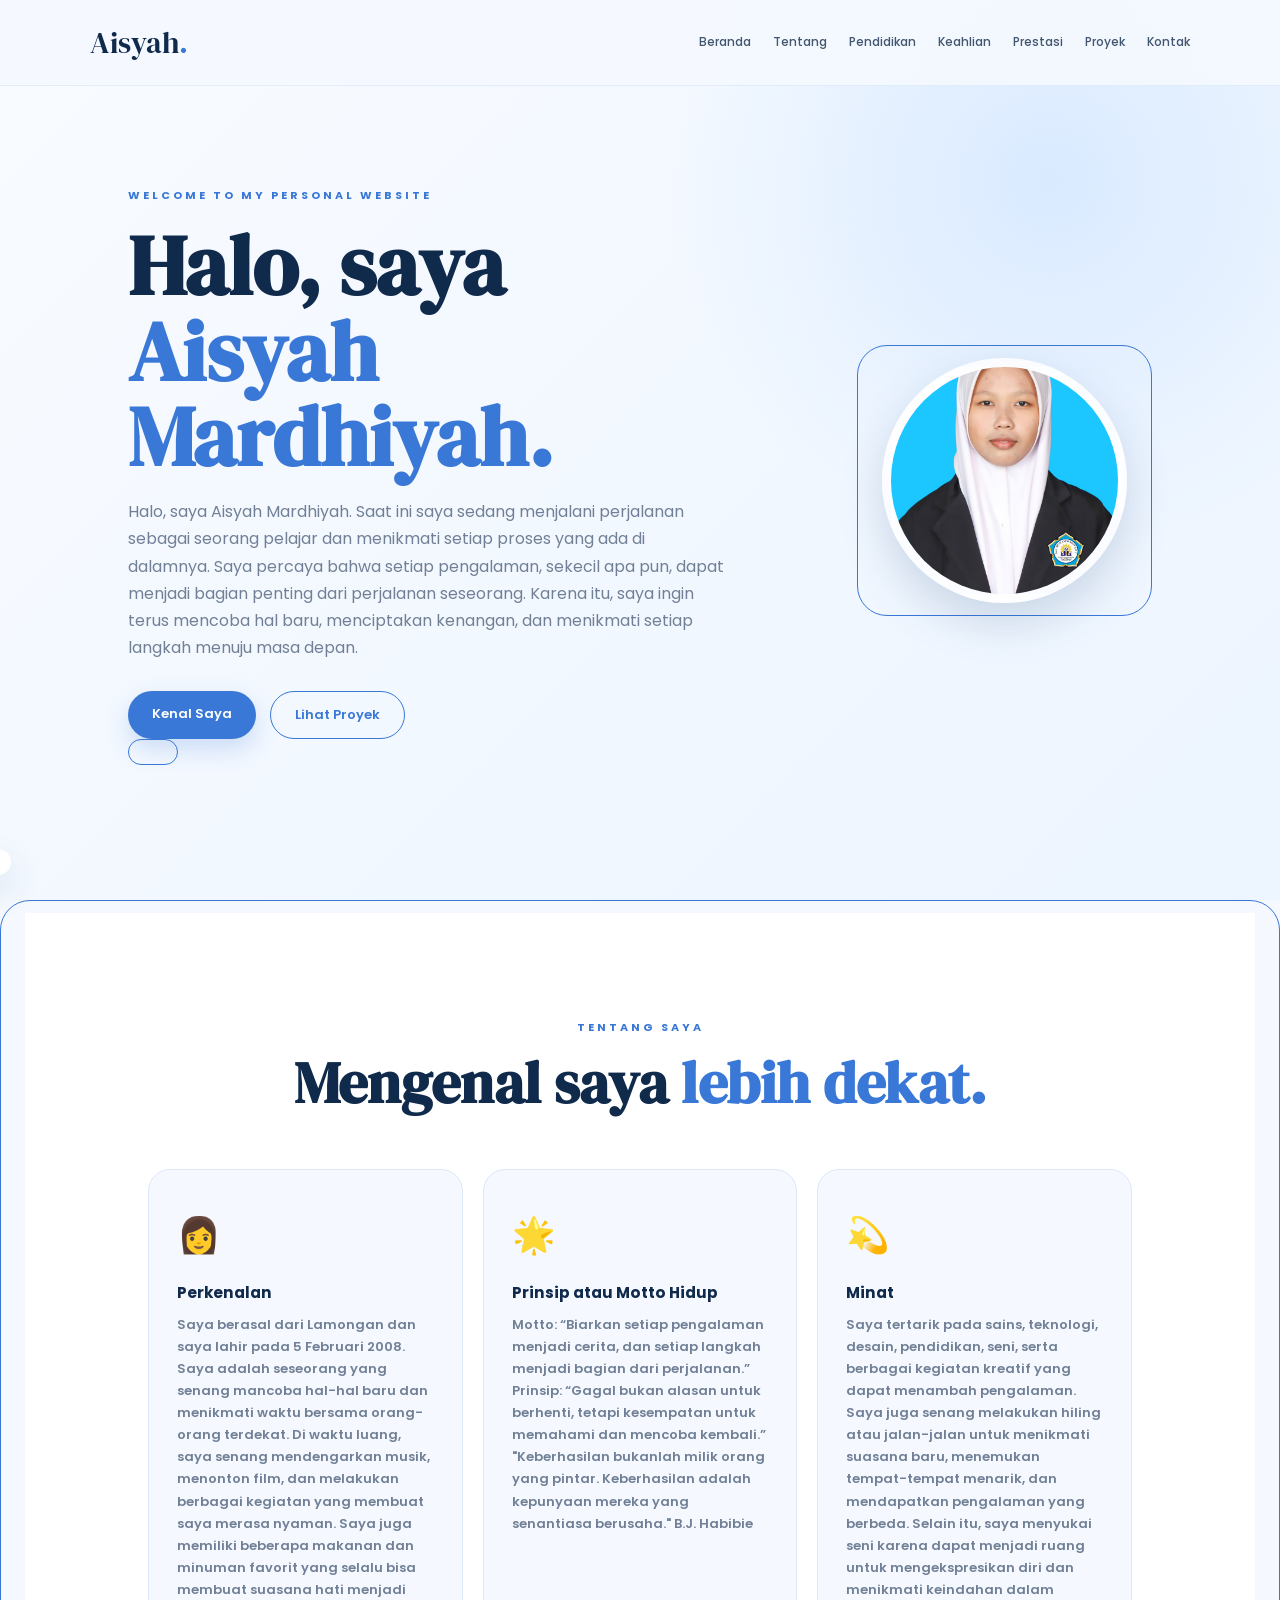
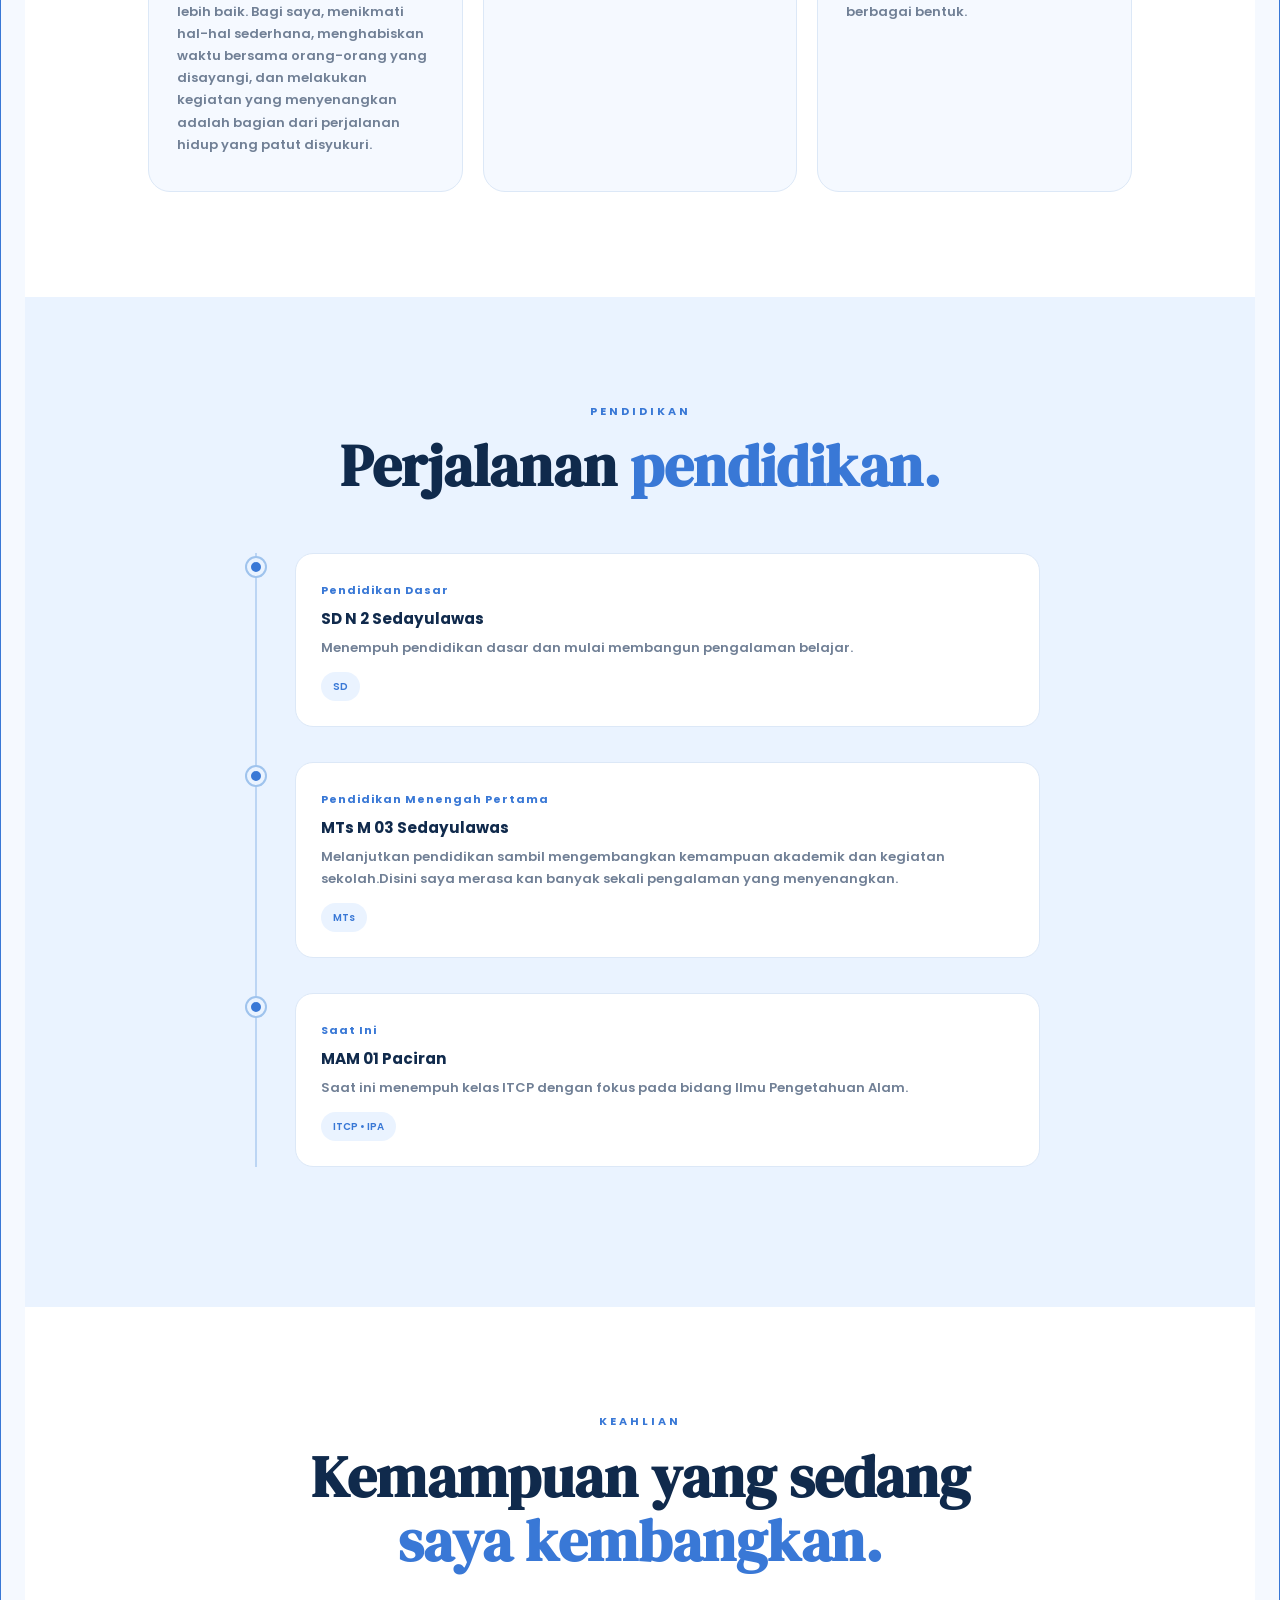
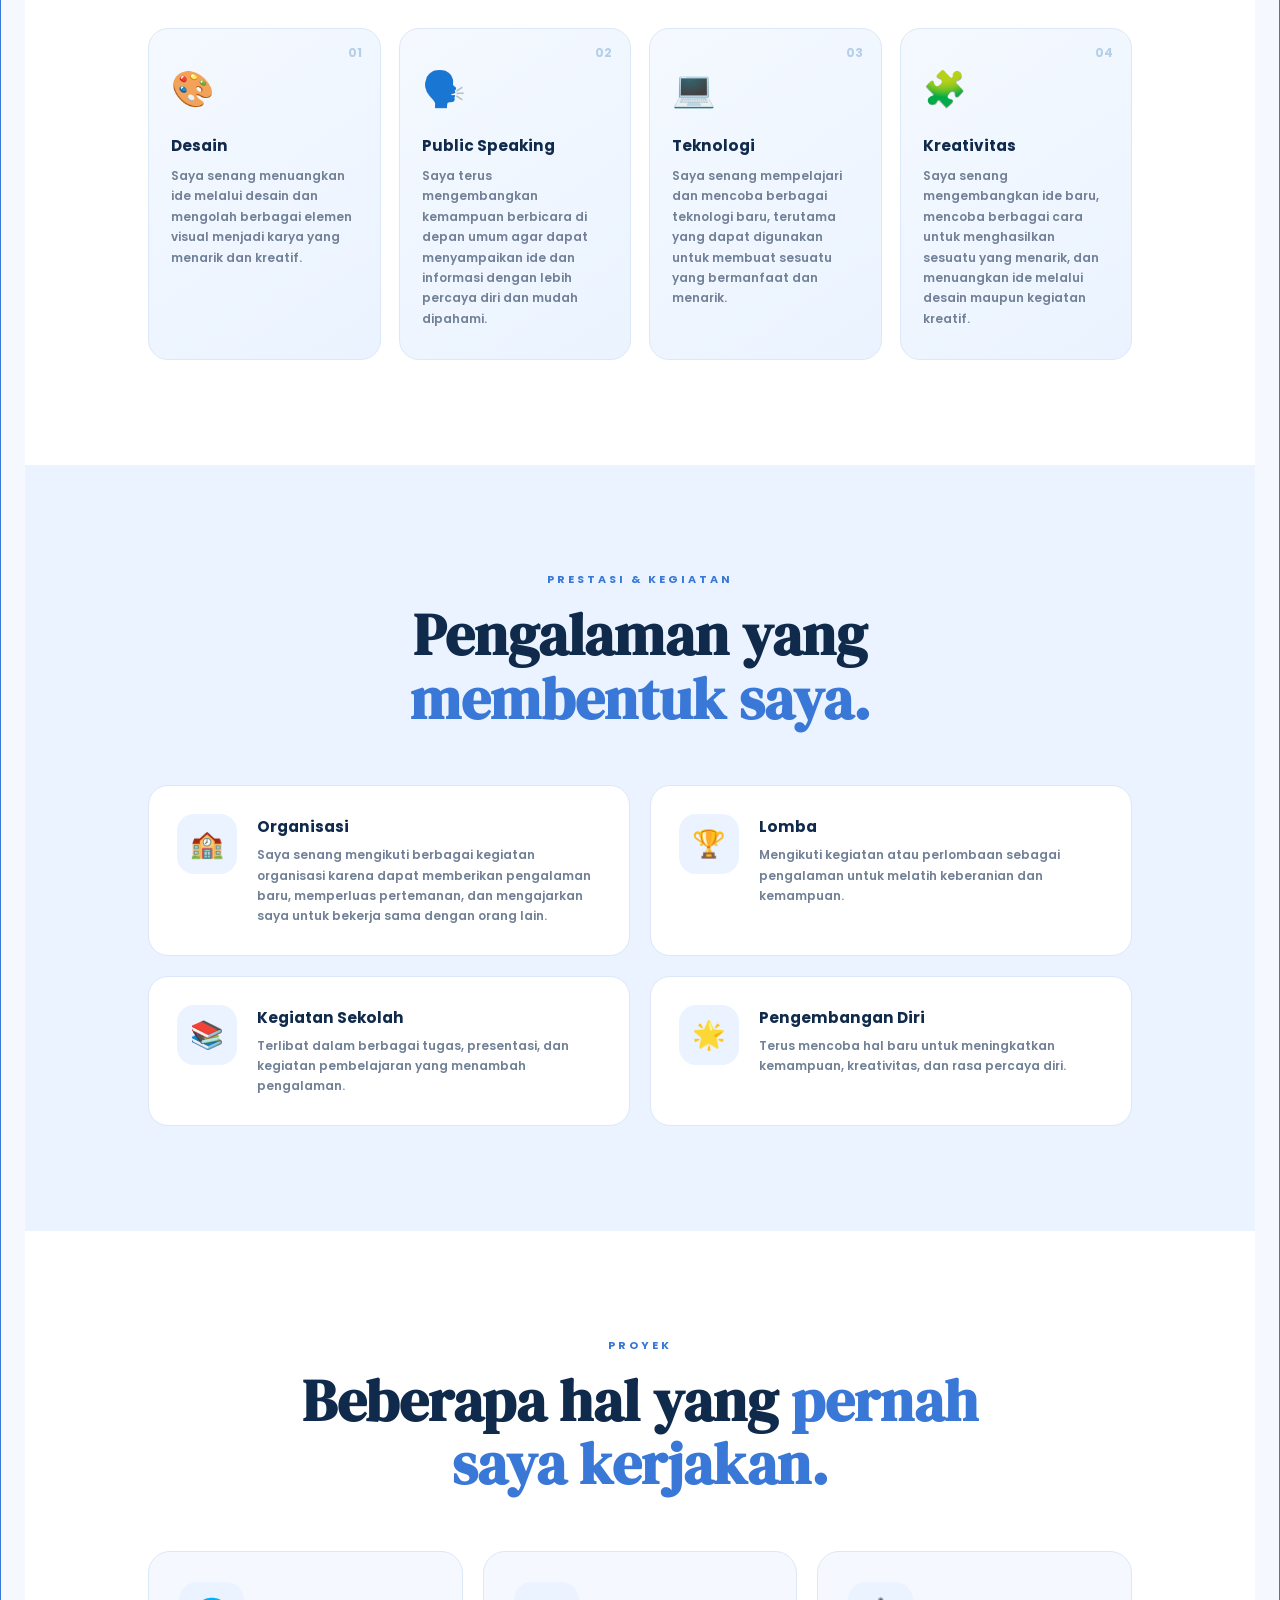
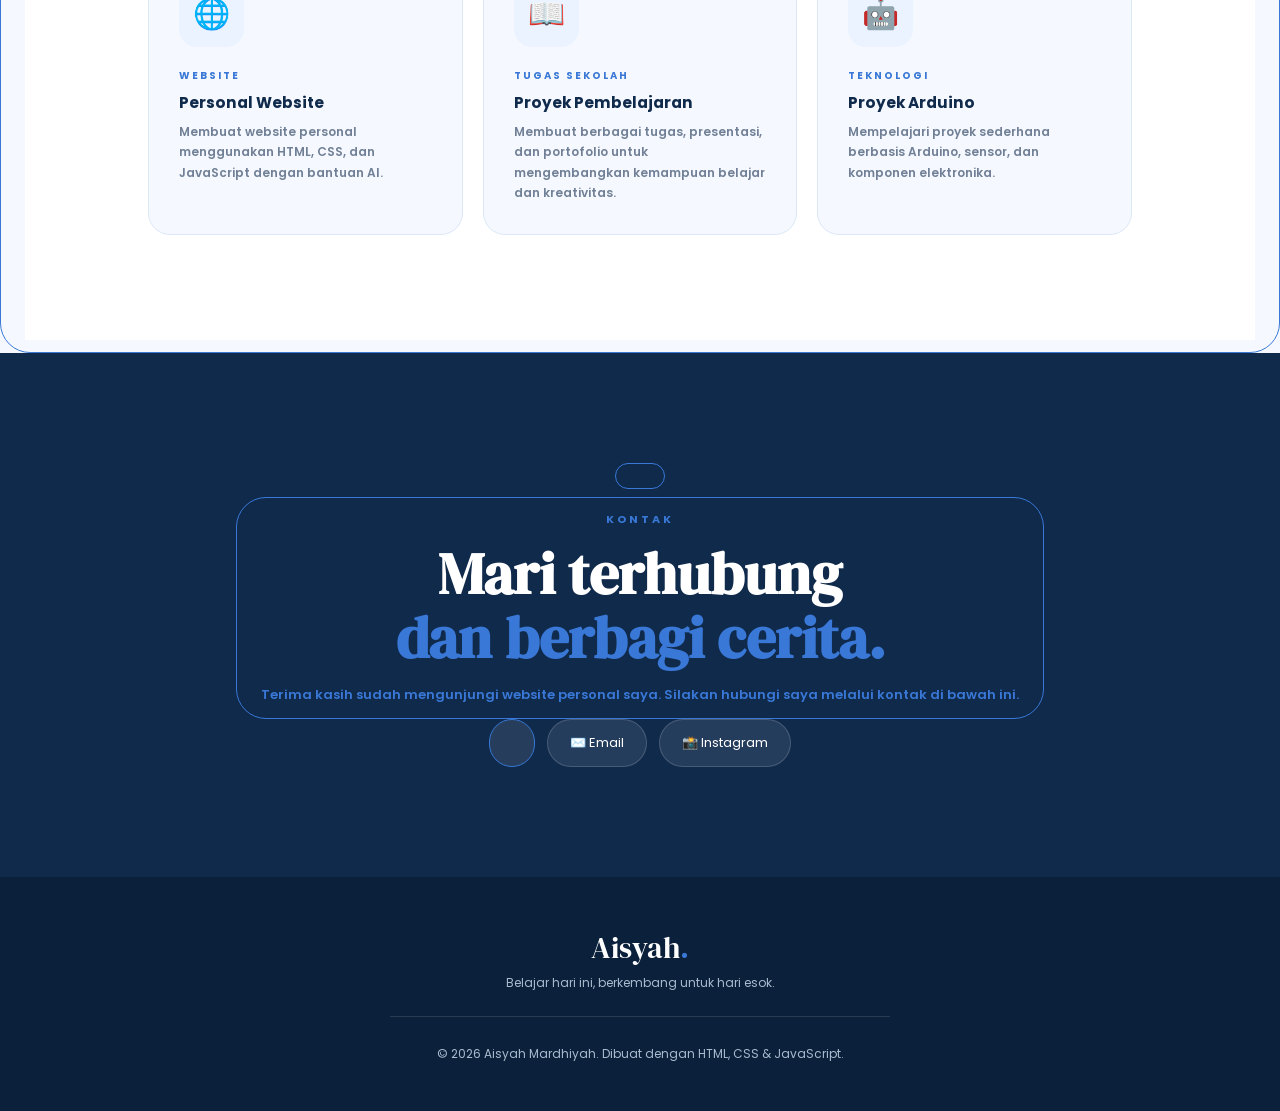
<file: index.html>
<!DOCTYPE html>
<html lang="id">
<head>
    <meta charset="UTF-8">
    <meta name="viewport" content="width=device-width, initial-scale=1.0">
    <meta name="description" content="Website personal Aisyah Mardhiyah">
    <title>Aisyah Mardhiyah | Personal Website</title>

    <link rel="preconnect" href="https://fonts.googleapis.com">
    <link rel="preconnect" href="https://fonts.gstatic.com" crossorigin>
    <link href="https://fonts.googleapis.com/css2?family=DM+Serif+Display&family=Poppins:wght@300;400;500;600;700&display=swap" rel="stylesheet">

    <link rel="stylesheet" href="style.css">
</head>
<body>

<header class="navbar">
    <a href="#home" class="logo">Aisyah<span>.</span></a>

    <nav id="navMenu">
        <a href="#home">Beranda</a>
        <a href="#about">Tentang</a>
        <a href="#education">Pendidikan</a>
        <a href="#skills">Keahlian</a>
        <a href="#achievements">Prestasi</a>
        <a href="#projects">Proyek</a>
        <a href="#contact">Kontak</a>
    </nav>

    <button class="menu-toggle" id="menuToggle" aria-label="Buka menu">☰</button>
</header>

<main>
    <!-- 1. BERANDA -->
    <section class="hero" id="home">
        <div class="hero-text reveal">
            <p class="eyebrow">WELCOME TO MY PERSONAL WEBSITE</p>
            <h1>Halo, saya<br><span>Aisyah Mardhiyah.</span></h1>
            <p class="hero-description">
               Halo, saya Aisyah Mardhiyah. Saat ini saya sedang menjalani perjalanan sebagai seorang pelajar dan menikmati setiap proses yang ada di dalamnya. 
               Saya percaya bahwa setiap pengalaman, sekecil apa pun, dapat menjadi bagian penting dari perjalanan seseorang. 
               Karena itu, saya ingin terus mencoba hal baru, menciptakan kenangan, dan menikmati setiap langkah menuju masa depan.          </p>

            <div class="hero-buttons">
                <a href="#about" class="btn primary">Kenal Saya
                <a href="#projects" class="btn secondary">Lihat Proyek
            </div>
      </div>                    
        
                 
                 
            
<div class="profile-photo">
    <img src="foto-profil.jpg" alt="Foto profil Aisyah Mardhiyah">
</div>
   </div>

                    
                
               <div class="profile-note">
               
                </div>
            </div>
        </div>
    </section>
    <!-- 2. TENTANG SAYA -->
    <section class="section about" id="about">
        <div class="section-heading reveal">
            <p class="eyebrow">TENTANG SAYA</p>
            <h2>Mengenal saya <span>lebih dekat.</span></h2>
        </div>

        <div class="about-grid">
            <div class="about-box reveal">
                <div class="about-icon">👩</div>
                <h3>Perkenalan</h3>
                <p>
                   Saya berasal dari Lamongan dan saya lahir pada 5 Februari 2008. Saya adalah seseorang yang senang mancoba hal-hal baru dan menikmati waktu bersama orang-orang terdekat. 
                    Di waktu luang, saya senang mendengarkan musik, menonton film, dan melakukan berbagai kegiatan yang membuat saya merasa nyaman. 
                    Saya juga memiliki beberapa makanan dan minuman favorit yang selalu bisa membuat suasana hati menjadi lebih baik. 
                    Bagi saya, menikmati hal-hal sederhana, menghabiskan waktu bersama orang-orang yang disayangi, dan melakukan kegiatan yang menyenangkan adalah bagian dari perjalanan hidup yang patut disyukuri.
                </p>
            </div>

            <div class="about-box reveal">
                <div class="about-icon">🌟</div>
                <h3>Prinsip atau Motto Hidup</h3>
                <p>
                    Motto:
                    “Biarkan setiap pengalaman menjadi cerita, dan setiap langkah menjadi bagian dari perjalanan.”
                    Prinsip:
                    “Gagal bukan alasan untuk berhenti, tetapi kesempatan untuk memahami dan mencoba kembali.”
                    
                    "Keberhasilan bukanlah milik orang yang pintar. Keberhasilan adalah kepunyaan mereka yang senantiasa berusaha."
                    B.J. Habibie
                </p>
            </div>

            <div class="about-box reveal">
                <div class="about-icon">💫</div>
                <h3>Minat</h3>
                <p>
                    Saya tertarik pada sains, teknologi, desain, pendidikan, seni, serta berbagai kegiatan kreatif yang dapat menambah pengalaman. 
                    Saya juga senang melakukan hiling atau jalan-jalan untuk menikmati suasana baru, menemukan tempat-tempat menarik, dan mendapatkan pengalaman yang berbeda. 
                    Selain itu, saya menyukai seni karena dapat menjadi ruang untuk mengekspresikan diri dan menikmati keindahan dalam berbagai bentuk.
                </p>
            </div>
        </div>
    </section>

    <!-- 3. PENDIDIKAN -->
    <section class="section education" id="education">
        <div class="section-heading reveal">
            <p class="eyebrow">PENDIDIKAN</p>
            <h2>Perjalanan <span>pendidikan.</span></h2>
        </div>

        <div class="timeline">
            <div class="timeline-item reveal">
                <div class="timeline-dot"></div>
                <div class="timeline-content">
                    <span class="timeline-year">Pendidikan Dasar</span>
                    <h3>SD N 2 Sedayulawas</h3>
                    <p>Menempuh pendidikan dasar dan mulai membangun pengalaman belajar.</p>
                    <div class="info-pill">SD</div>
                </div>
            </div>

            <div class="timeline-item reveal">
                <div class="timeline-dot"></div>
                <div class="timeline-content">
                    <span class="timeline-year">Pendidikan Menengah Pertama</span>
                    <h3>MTs M 03 Sedayulawas</h3>
                    <p>Melanjutkan pendidikan sambil mengembangkan kemampuan akademik dan kegiatan sekolah.Disini saya merasa kan banyak sekali pengalaman yang menyenangkan.</p>
                    <div class="info-pill">MTs</div>
                </div>
            </div>

            <div class="timeline-item reveal">
                <div class="timeline-dot"></div>
                <div class="timeline-content">
                    <span class="timeline-year">Saat Ini</span>
                    <h3>MAM 01 Paciran</h3>
                    <p>Saat ini menempuh kelas ITCP dengan fokus pada bidang Ilmu Pengetahuan Alam.</p>
                    <div class="info-pill">ITCP • IPA</div>
                </div>
            </div>
        </div>
    </section>

    <!-- 4. KEAHLIAN -->
    <section class="section skills" id="skills">
        <div class="section-heading reveal">
            <p class="eyebrow">KEAHLIAN</p>
            <h2>Kemampuan yang sedang <span>saya kembangkan.</span></h2>
        </div>

        <div class="skills-grid">
            <div class="skill-card reveal">
                <span class="skill-number">01</span>
                <div class="skill-icon">🎨</div>
                <h3>Desain</h3>
                <p>Saya senang menuangkan ide melalui desain dan mengolah berbagai elemen visual menjadi karya yang menarik dan kreatif.</p>
            </div>

            <div class="skill-card reveal">
                <span class="skill-number">02</span>
                <div class="skill-icon">🗣️</div>
                <h3>Public Speaking</h3>
                <p>Saya terus mengembangkan kemampuan berbicara di depan umum agar dapat menyampaikan ide dan informasi dengan lebih percaya diri dan mudah dipahami.</p>
            </div>

            <div class="skill-card reveal">
                <span class="skill-number">03</span>
                <div class="skill-icon">💻</div>
                <h3>Teknologi</h3>
                <p>Saya senang mempelajari dan mencoba berbagai teknologi baru, terutama yang dapat digunakan untuk membuat sesuatu yang bermanfaat dan menarik.</p>
            </div>

            <div class="skill-card reveal">
                <span class="skill-number">04</span>
                <div class="skill-icon">🧩</div>
                <h3>Kreativitas</h3>
                <p>Saya senang mengembangkan ide baru, mencoba berbagai cara untuk menghasilkan sesuatu yang menarik, dan menuangkan ide melalui desain maupun kegiatan kreatif.</p>
            </div>
        </div>
    </section>

    <!-- 5. PRESTASI & KEGIATAN -->
    <section class="section achievements" id="achievements">
        <div class="section-heading reveal">
            <p class="eyebrow">PRESTASI & KEGIATAN</p>
            <h2>Pengalaman yang <span>membentuk saya.</span></h2>
        </div>

        <div class="achievement-grid">
            <article class="achievement-card reveal">
                <div class="achievement-icon">🏫</div>
                <div>
                    <h3>Organisasi</h3>
                    <p>
                        Saya senang mengikuti berbagai kegiatan organisasi karena dapat memberikan pengalaman baru, memperluas pertemanan, dan mengajarkan saya untuk bekerja sama dengan orang lain.
                    </p>
                </div>
            </article>

            <article class="achievement-card reveal">
                <div class="achievement-icon">🏆</div>
                <div>
                    <h3>Lomba</h3>
                    <p>
                        Mengikuti kegiatan atau perlombaan sebagai pengalaman
                        untuk melatih keberanian dan kemampuan.
                    </p>
                </div>
            </article>

            <article class="achievement-card reveal">
                <div class="achievement-icon">📚</div>
                <div>
                    <h3>Kegiatan Sekolah</h3>
                    <p>
                        Terlibat dalam berbagai tugas, presentasi, dan kegiatan
                        pembelajaran yang menambah pengalaman.
                    </p>
                </div>
            </article>

            <article class="achievement-card reveal">
                <div class="achievement-icon">🌟</div>
                <div>
                    <h3>Pengembangan Diri</h3>
                    <p>
                        Terus mencoba hal baru untuk meningkatkan kemampuan,
                        kreativitas, dan rasa percaya diri.
                    </p>
                </div>
            </article>
        </div>
    </section>

    <!-- 6. PROYEK -->
    <section class="section projects" id="projects">
        <div class="section-heading reveal">
            <p class="eyebrow">PROYEK</p>
            <h2>Beberapa hal yang <span>pernah saya kerjakan.</span></h2>
        </div>

        <div class="project-grid">
            <article class="project-card reveal">
                <div class="project-icon">🌐</div>
                <span class="project-tag">WEBSITE</span>
                <h3>Personal Website</h3>
                <p>
                    Membuat website personal menggunakan HTML, CSS, dan
                    JavaScript dengan bantuan AI.
                </p>
            </article>

            <article class="project-card reveal">
                <div class="project-icon">📖</div>
                <span class="project-tag">TUGAS SEKOLAH</span>
                <h3>Proyek Pembelajaran</h3>
                <p>
                    Membuat berbagai tugas, presentasi, dan portofolio
                    untuk mengembangkan kemampuan belajar dan kreativitas.
                </p>
            </article>

            <article class="project-card reveal">
                <div class="project-icon">🤖</div>
                <span class="project-tag">TEKNOLOGI</span>
                <h3>Proyek Arduino</h3>
                <p>
                    Mempelajari proyek sederhana berbasis Arduino,
                    sensor, dan komponen elektronika.
                </p>
            </article>
        </div>
    </section>

    <!-- 7. KONTAK -->
    <section class="contact" id="contact">
        <div class="contact-inner reveal">
            <p class="eyebrow">KONTAK</p>
            <h2>Mari terhubung<br><span>dan berbagi cerita.</span></h2>
            <p>
                Terima kasih sudah mengunjungi website personal saya.
                Silakan hubungi saya melalui kontak di bawah ini.
            </p>

            <div class="contact-links">
                <a href="mailto:aisyahmardhiyah0502@email.com">✉️ Email</a>
                <a href="https://www.instagram.com/syh_mrdhyh/" target="_blank" rel="noopener noreferrer">📸 Instagram</a>
            </div>
        </div>
    </section>
</main>

<footer>
    <div class="footer-logo">Aisyah<span>.</span></div>
    <p>Belajar hari ini, berkembang untuk hari esok.</p>
    <div class="footer-line"></div>
    <small>© <span id="year"></span> Aisyah Mardhiyah. Dibuat dengan HTML, CSS & JavaScript.</small>
</footer>

<script src="script.js"></script>
</body>
</html>
</file>
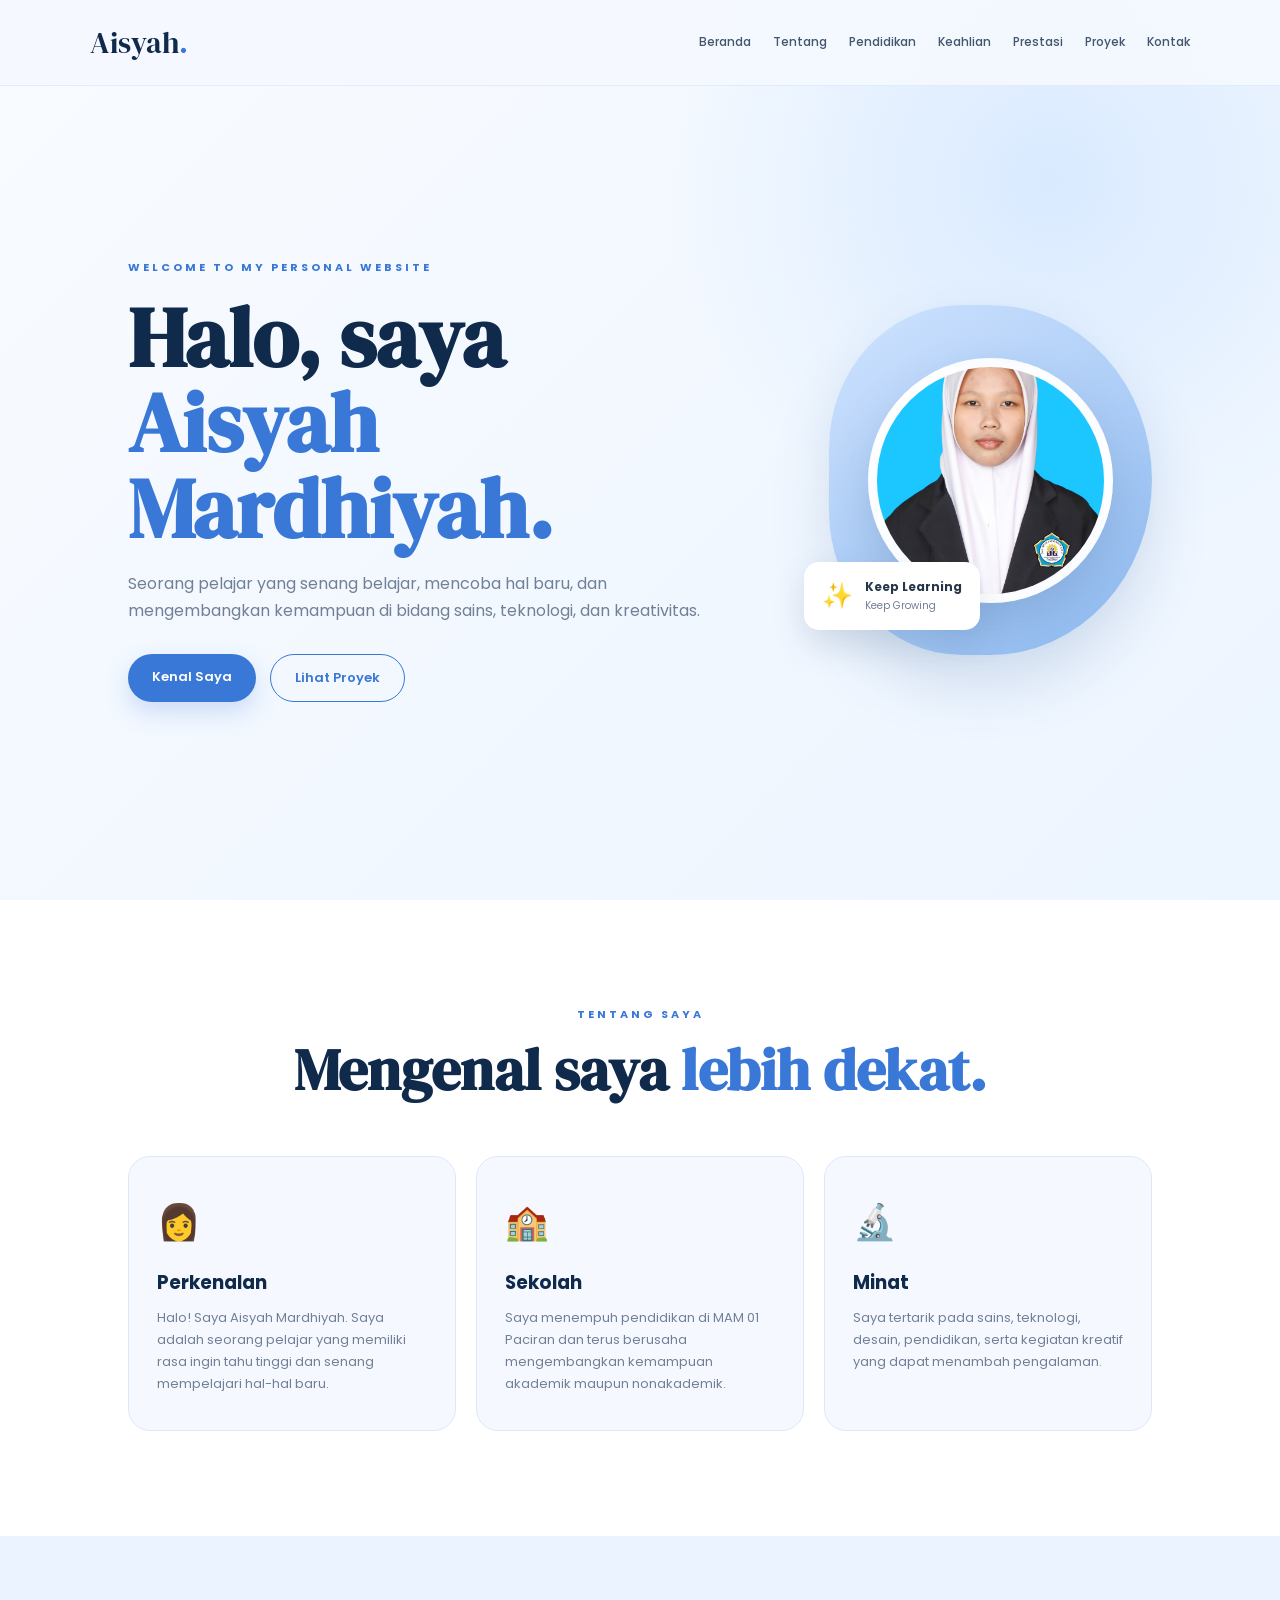
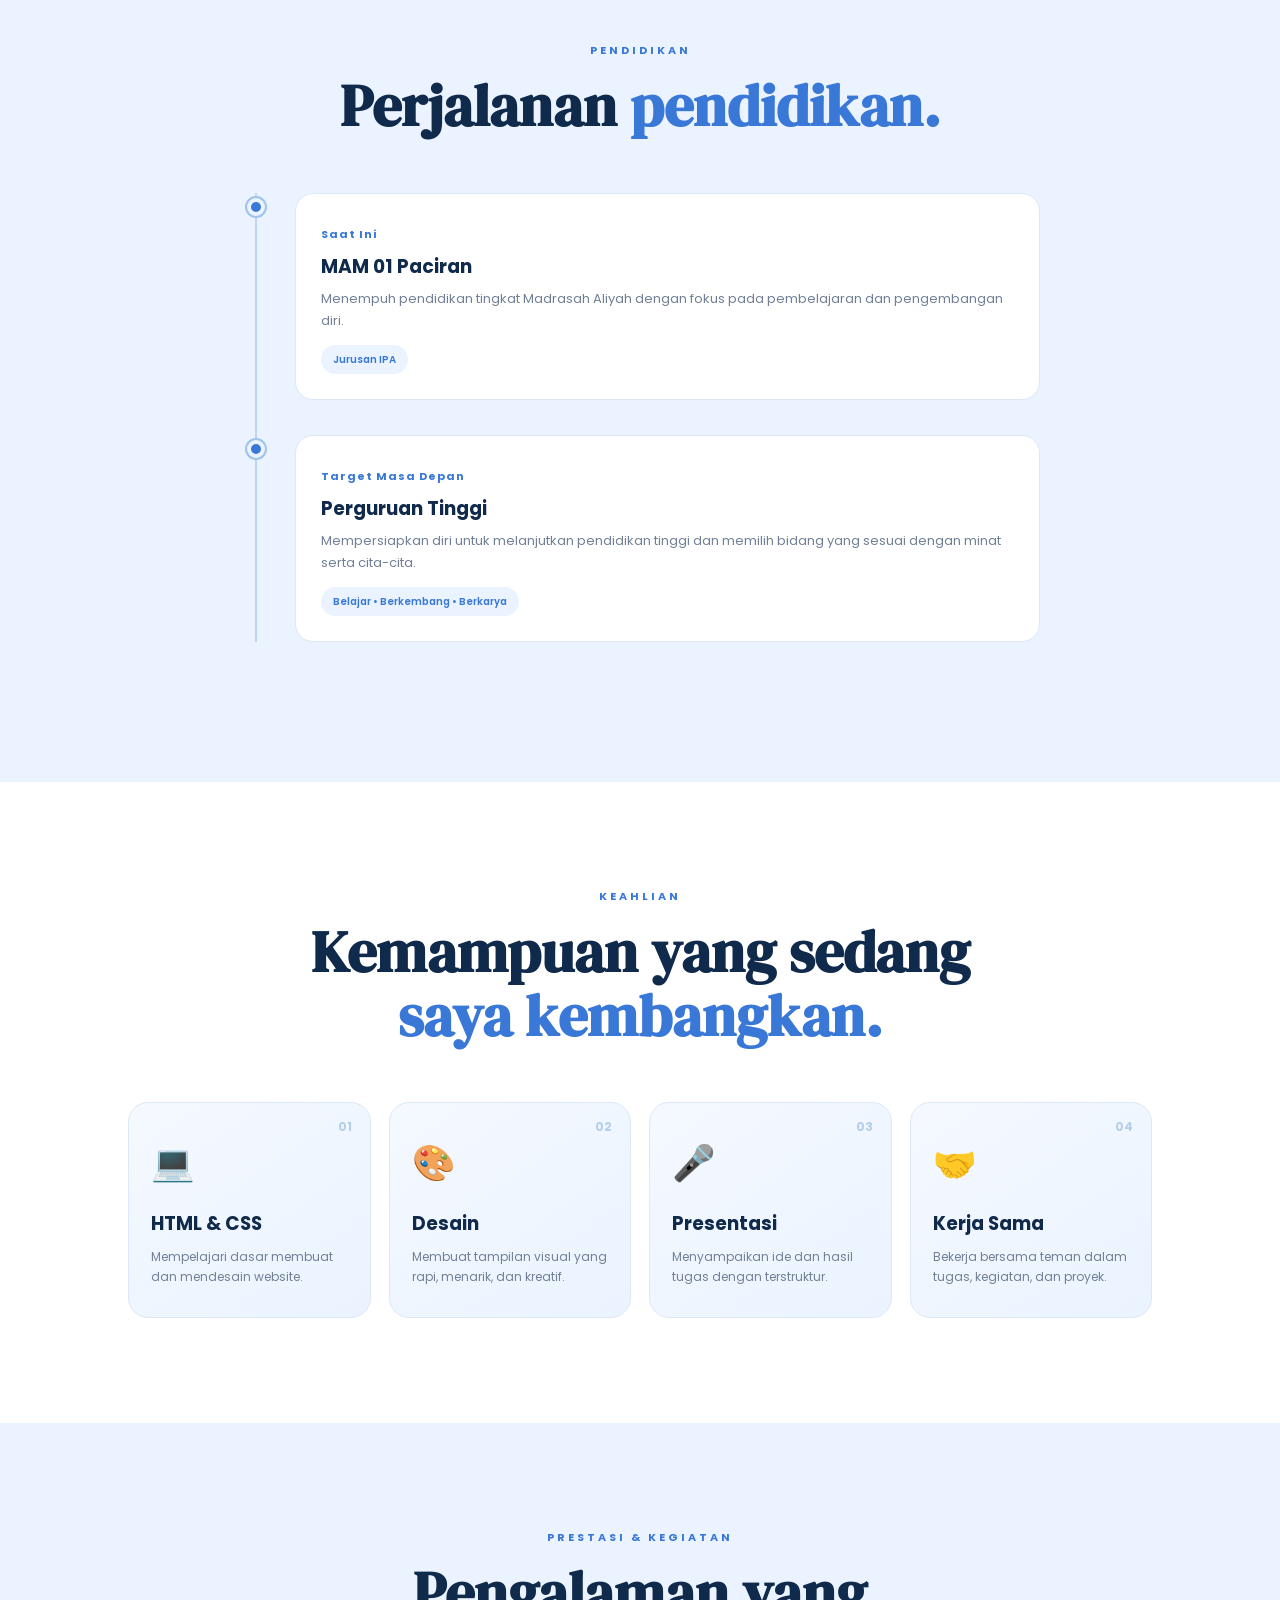
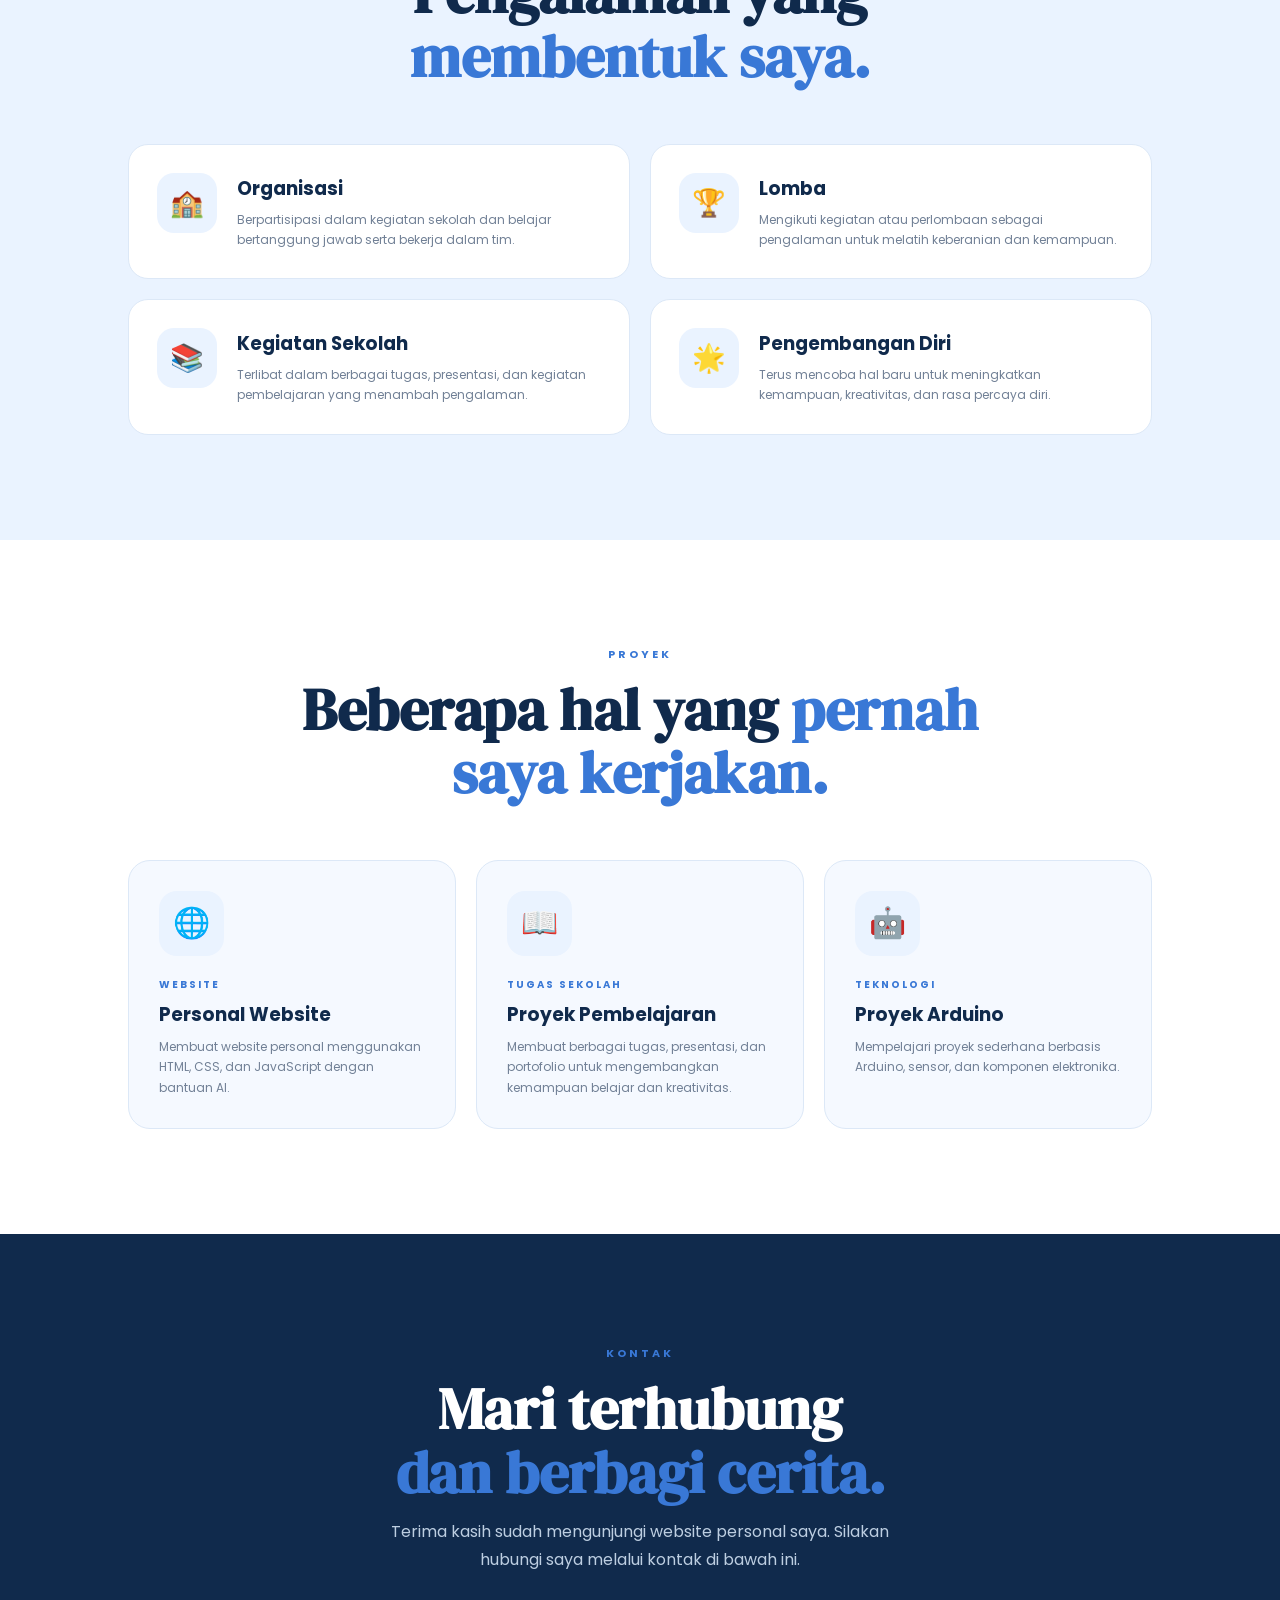
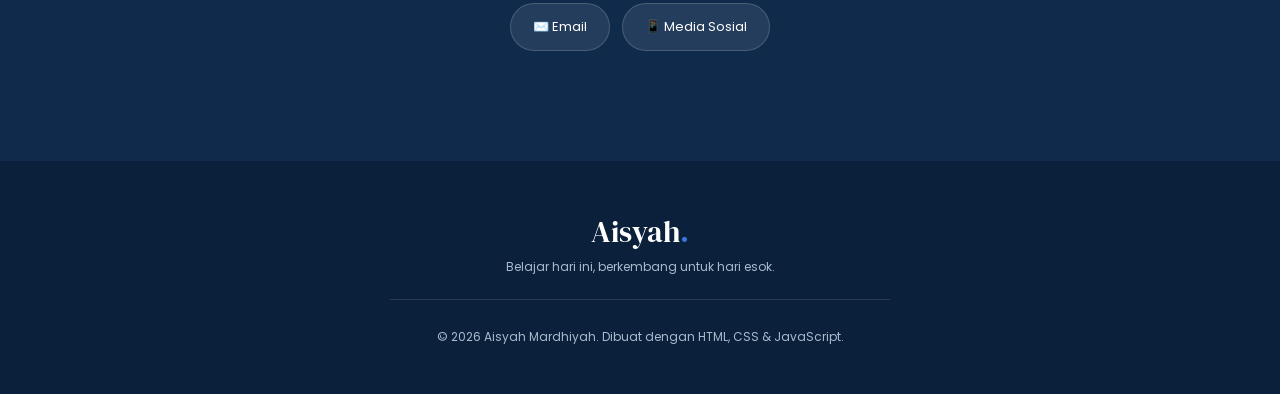
<file: index(1).html>
<!DOCTYPE html>
<html lang="id">
<head>
    <meta charset="UTF-8">
    <meta name="viewport" content="width=device-width, initial-scale=1.0">
    <meta name="description" content="Website personal Aisyah Mardhiyah">
    <title>Aisyah Mardhiyah | Personal Website</title>

    <link rel="preconnect" href="https://fonts.googleapis.com">
    <link rel="preconnect" href="https://fonts.gstatic.com" crossorigin>
    <link href="https://fonts.googleapis.com/css2?family=DM+Serif+Display&family=Poppins:wght@300;400;500;600;700&display=swap" rel="stylesheet">

    <link rel="stylesheet" href="style.css">
</head>
<body>

<header class="navbar">
    <a href="#home" class="logo">Aisyah<span>.</span></a>

    <nav id="navMenu">
        <a href="#home">Beranda</a>
        <a href="#about">Tentang</a>
        <a href="#education">Pendidikan</a>
        <a href="#skills">Keahlian</a>
        <a href="#achievements">Prestasi</a>
        <a href="#projects">Proyek</a>
        <a href="#contact">Kontak</a>
    </nav>

    <button class="menu-toggle" id="menuToggle" aria-label="Buka menu">☰</button>
</header>

<main>
    <!-- 1. BERANDA -->
    <section class="hero" id="home">
        <div class="hero-text reveal">
            <p class="eyebrow">WELCOME TO MY PERSONAL WEBSITE</p>
            <h1>Halo, saya<br><span>Aisyah Mardhiyah.</span></h1>
            <p class="hero-description">
                Seorang pelajar yang senang belajar, mencoba hal baru,
                dan mengembangkan kemampuan di bidang sains, teknologi, dan kreativitas.
            </p>

            <div class="hero-buttons">
                <a href="#about" class="btn primary">Kenal Saya</a>
                <a href="#projects" class="btn secondary">Lihat Proyek</a>
            </div>
        </div>

        <div class="profile-wrap reveal">
            <div class="profile-photo">
                <img src="foto-profil.jpg" alt="Foto profil Aisyah Mardhiyah"
                     onerror="this.style.display='none'; document.getElementById('profileInitial').style.display='flex';">
                <div id="profileInitial" class="profile-initial">A</div>
            </div>
            <div class="profile-note">
                <span>✨</span>
                <div>
                    <strong>Keep Learning</strong>
                    <small>Keep Growing</small>
                </div>
            </div>
        </div>
    </section>

    <!-- 2. TENTANG SAYA -->
    <section class="section about" id="about">
        <div class="section-heading reveal">
            <p class="eyebrow">TENTANG SAYA</p>
            <h2>Mengenal saya <span>lebih dekat.</span></h2>
        </div>

        <div class="about-grid">
            <div class="about-box reveal">
                <div class="about-icon">👩</div>
                <h3>Perkenalan</h3>
                <p>
                    Halo! Saya Aisyah Mardhiyah. Saya adalah seorang pelajar
                    yang memiliki rasa ingin tahu tinggi dan senang mempelajari
                    hal-hal baru.
                </p>
            </div>

            <div class="about-box reveal">
                <div class="about-icon">🏫</div>
                <h3>Sekolah</h3>
                <p>
                    Saya menempuh pendidikan di MAM 01 Paciran dan terus
                    berusaha mengembangkan kemampuan akademik maupun nonakademik.
                </p>
            </div>

            <div class="about-box reveal">
                <div class="about-icon">🔬</div>
                <h3>Minat</h3>
                <p>
                    Saya tertarik pada sains, teknologi, desain, pendidikan,
                    serta kegiatan kreatif yang dapat menambah pengalaman.
                </p>
            </div>
        </div>
    </section>

    <!-- 3. PENDIDIKAN -->
    <section class="section education" id="education">
        <div class="section-heading reveal">
            <p class="eyebrow">PENDIDIKAN</p>
            <h2>Perjalanan <span>pendidikan.</span></h2>
        </div>

        <div class="timeline">
            <div class="timeline-item reveal">
                <div class="timeline-dot"></div>
                <div class="timeline-content">
                    <span class="timeline-year">Saat Ini</span>
                    <h3>MAM 01 Paciran</h3>
                    <p>
                        Menempuh pendidikan tingkat Madrasah Aliyah dengan
                        fokus pada pembelajaran dan pengembangan diri.
                    </p>
                    <div class="info-pill">Jurusan IPA</div>
                </div>
            </div>

            <div class="timeline-item reveal">
                <div class="timeline-dot"></div>
                <div class="timeline-content">
                    <span class="timeline-year">Target Masa Depan</span>
                    <h3>Perguruan Tinggi</h3>
                    <p>
                        Mempersiapkan diri untuk melanjutkan pendidikan tinggi
                        dan memilih bidang yang sesuai dengan minat serta cita-cita.
                    </p>
                    <div class="info-pill">Belajar • Berkembang • Berkarya</div>
                </div>
            </div>
        </div>
    </section>

    <!-- 4. KEAHLIAN -->
    <section class="section skills" id="skills">
        <div class="section-heading reveal">
            <p class="eyebrow">KEAHLIAN</p>
            <h2>Kemampuan yang sedang <span>saya kembangkan.</span></h2>
        </div>

        <div class="skills-grid">
            <div class="skill-card reveal">
                <span class="skill-number">01</span>
                <div class="skill-icon">💻</div>
                <h3>HTML & CSS</h3>
                <p>Mempelajari dasar membuat dan mendesain website.</p>
            </div>

            <div class="skill-card reveal">
                <span class="skill-number">02</span>
                <div class="skill-icon">🎨</div>
                <h3>Desain</h3>
                <p>Membuat tampilan visual yang rapi, menarik, dan kreatif.</p>
            </div>

            <div class="skill-card reveal">
                <span class="skill-number">03</span>
                <div class="skill-icon">🎤</div>
                <h3>Presentasi</h3>
                <p>Menyampaikan ide dan hasil tugas dengan terstruktur.</p>
            </div>

            <div class="skill-card reveal">
                <span class="skill-number">04</span>
                <div class="skill-icon">🤝</div>
                <h3>Kerja Sama</h3>
                <p>Bekerja bersama teman dalam tugas, kegiatan, dan proyek.</p>
            </div>
        </div>
    </section>

    <!-- 5. PRESTASI & KEGIATAN -->
    <section class="section achievements" id="achievements">
        <div class="section-heading reveal">
            <p class="eyebrow">PRESTASI & KEGIATAN</p>
            <h2>Pengalaman yang <span>membentuk saya.</span></h2>
        </div>

        <div class="achievement-grid">
            <article class="achievement-card reveal">
                <div class="achievement-icon">🏫</div>
                <div>
                    <h3>Organisasi</h3>
                    <p>
                        Berpartisipasi dalam kegiatan sekolah dan belajar
                        bertanggung jawab serta bekerja dalam tim.
                    </p>
                </div>
            </article>

            <article class="achievement-card reveal">
                <div class="achievement-icon">🏆</div>
                <div>
                    <h3>Lomba</h3>
                    <p>
                        Mengikuti kegiatan atau perlombaan sebagai pengalaman
                        untuk melatih keberanian dan kemampuan.
                    </p>
                </div>
            </article>

            <article class="achievement-card reveal">
                <div class="achievement-icon">📚</div>
                <div>
                    <h3>Kegiatan Sekolah</h3>
                    <p>
                        Terlibat dalam berbagai tugas, presentasi, dan kegiatan
                        pembelajaran yang menambah pengalaman.
                    </p>
                </div>
            </article>

            <article class="achievement-card reveal">
                <div class="achievement-icon">🌟</div>
                <div>
                    <h3>Pengembangan Diri</h3>
                    <p>
                        Terus mencoba hal baru untuk meningkatkan kemampuan,
                        kreativitas, dan rasa percaya diri.
                    </p>
                </div>
            </article>
        </div>
    </section>

    <!-- 6. PROYEK -->
    <section class="section projects" id="projects">
        <div class="section-heading reveal">
            <p class="eyebrow">PROYEK</p>
            <h2>Beberapa hal yang <span>pernah saya kerjakan.</span></h2>
        </div>

        <div class="project-grid">
            <article class="project-card reveal">
                <div class="project-icon">🌐</div>
                <span class="project-tag">WEBSITE</span>
                <h3>Personal Website</h3>
                <p>
                    Membuat website personal menggunakan HTML, CSS, dan
                    JavaScript dengan bantuan AI.
                </p>
            </article>

            <article class="project-card reveal">
                <div class="project-icon">📖</div>
                <span class="project-tag">TUGAS SEKOLAH</span>
                <h3>Proyek Pembelajaran</h3>
                <p>
                    Membuat berbagai tugas, presentasi, dan portofolio
                    untuk mengembangkan kemampuan belajar dan kreativitas.
                </p>
            </article>

            <article class="project-card reveal">
                <div class="project-icon">🤖</div>
                <span class="project-tag">TEKNOLOGI</span>
                <h3>Proyek Arduino</h3>
                <p>
                    Mempelajari proyek sederhana berbasis Arduino,
                    sensor, dan komponen elektronika.
                </p>
            </article>
        </div>
    </section>

    <!-- 7. KONTAK -->
    <section class="contact" id="contact">
        <div class="contact-inner reveal">
            <p class="eyebrow">KONTAK</p>
            <h2>Mari terhubung<br><span>dan berbagi cerita.</span></h2>
            <p>
                Terima kasih sudah mengunjungi website personal saya.
                Silakan hubungi saya melalui kontak di bawah ini.
            </p>

            <div class="contact-links">
                <a href="mailto:emailkamu@example.com">✉️ Email</a>
                <a href="#" onclick="showSocialMessage(event)">📱 Media Sosial</a>
            </div>
        </div>
    </section>
</main>

<footer>
    <div class="footer-logo">Aisyah<span>.</span></div>
    <p>Belajar hari ini, berkembang untuk hari esok.</p>
    <div class="footer-line"></div>
    <small>© <span id="year"></span> Aisyah Mardhiyah. Dibuat dengan HTML, CSS & JavaScript.</small>
</footer>

<script src="script.js"></script>
</body>
</html>
</file>
<file: style.css>
* {
    margin: 0;
    padding: 0;
    box-sizing: border-box;
    scroll-behavior: smooth;
}

:root {
    --blue: #3978d6;
    --dark-blue: #173a70;
    --navy: #102a4c;
    --sky: #eaf3ff;
    --soft-blue: #f5f9ff;
    --white: #ffffff;
    --text: #26364a;
    --muted: #718096;
    --line: #dce8f7;
}

body {
    font-family: "Poppins", sans-serif;
    background: var(--soft-blue);
    color: var(--text);
    line-height: 1.7;
}

a {
    text-decoration: none;
    color: inherit;
}

section {
    scroll-margin-top: 85px;
}

/* NAVBAR */
.navbar {
    position: fixed;
    top: 0;
    left: 0;
    z-index: 1000;
    width: 100%;
    padding: 17px 7%;
    display: flex;
    align-items: center;
    justify-content: space-between;
    background: rgba(245, 249, 255, 0.93);
    backdrop-filter: blur(14px);
    border-bottom: 1px solid rgba(57, 120, 214, 0.1);
}

.logo,
.footer-logo {
    font-family: "DM Serif Display", serif;
    font-size: 30px;
    color: var(--navy);
}

.logo span,
.footer-logo span {
    color: var(--blue);
}

.navbar nav {
    display: flex;
    gap: 22px;
}

.navbar nav a {
    font-size: 12px;
    font-weight: 500;
    color: #42566f;
    transition: .3s;
}

.navbar nav a:hover {
    color: var(--blue);
}

.menu-toggle {
    display: none;
    border: 0;
    background: transparent;
    font-size: 25px;
    cursor: pointer;
    color: var(--navy);
}

/* HERO */
.hero {
    min-height: 100vh;
    padding: 145px 10% 85px;
    display: flex;
    align-items: center;
    justify-content: space-between;
    gap: 60px;
    background:
        radial-gradient(circle at 82% 20%, #d9eaff 0, transparent 30%),
        linear-gradient(135deg, #f8fbff, #edf5ff);
}

.hero-text {
    max-width: 650px;
}

.eyebrow {
    color: var(--blue);
    font-size: 11px;
    font-weight: 700;
    letter-spacing: 3px;
}

.hero h1 {
    margin: 18px 0;
    font-family: "DM Serif Display", serif;
    font-size: clamp(52px, 7vw, 84px);
    line-height: 1.02;
    color: var(--navy);
}

.hero h1 span,
.section-heading h2 span,
.contact h2 span {
    color: var(--blue);
}

.hero-description {
    max-width: 600px;
    color: var(--muted);
    margin-bottom: 30px;
}

.hero-buttons {
    display: flex;
    gap: 14px;
    flex-wrap: wrap;
}

.btn {
    display: inline-block;
    padding: 12px 24px;
    border-radius: 30px;
    font-size: 13px;
    font-weight: 600;
    transition: .3s;
}

.btn.primary {
    background: var(--blue);
    color: white;
    box-shadow: 0 10px 25px rgba(57, 120, 214, .22);
}

.btn.primary:hover {
    background: var(--dark-blue);
    transform: translateY(-3px);
}

.btn.secondary {
    border: 1px solid var(--blue);
    color: var(--blue);
}

.btn.secondary:hover {
    background: var(--blue);
    color: white;
}

/* FOTO PROFIL */
.profile-wrap {
    position: relative;
    width: 350px;
    height: 350px;
    display: flex;
    align-items: center;
    justify-content: center;
    border-radius: 45% 55% 55% 45%;
    background: linear-gradient(145deg, #cfe3ff, #8db9ef);
    box-shadow: 0 30px 60px rgba(39, 88, 151, .16);
}

.profile-photo {
    width: 245px;
    height: 245px;
    overflow: hidden;
    border-radius: 50%;
    background: linear-gradient(145deg, #ffffff, #e7f1ff);
    border: 9px solid rgba(255,255,255,.75);
    box-shadow: 0 20px 45px rgba(31, 70, 120, .18);
}

.profile-photo img {
    width: 100%;
    height: 100%;
    object-fit: cover;
}

.profile-initial {
    width: 100%;
    height: 100%;
    align-items: center;
    justify-content: center;
    color: var(--blue);
    font-family: "DM Serif Display", serif;
    font-size: 110px;
}

.profile-note {
    position: absolute;
    left: -25px;
    bottom: 25px;
    display: flex;
    align-items: center;
    gap: 12px;
    padding: 13px 18px;
    background: white;
    border-radius: 15px;
    box-shadow: 0 15px 35px rgba(34, 70, 112, .14);
}

.profile-note span {
    font-size: 25px;
}

.profile-note strong,
.profile-note small {
    display: block;
}

.profile-note strong {
    font-size: 12px;
}

.profile-note small {
    color: var(--muted);
    font-size: 10px;
}

/* SECTION */
.section {
    padding: 105px 10%;
}

.section-heading {
    max-width: 750px;
    margin: 0 auto 55px;
    text-align: center;
}

.section-heading h2,
.contact h2 {
    margin: 14px 0;
    font-family: "DM Serif Display", serif;
    font-size: clamp(40px, 5vw, 58px);
    line-height: 1.1;
    color: var(--navy);
}

/* ABOUT */
.about {
    background: white;
}

.about-grid {
    display: grid;
    grid-template-columns: repeat(3, 1fr);
    gap: 20px;
}

.about-box {
    padding: 35px 28px;
    border: 1px solid var(--line);
    border-radius: 22px;
    background: var(--soft-blue);
    transition: .3s;
}

.about-box:hover {
    transform: translateY(-7px);
    box-shadow: 0 18px 40px rgba(44,90,145,.1);
}

.about-icon {
    font-size: 35px;
    margin-bottom: 15px;
}

.about-box h3 {
    color: var(--navy);
    margin-bottom: 8px;
}

.about-box p {
    color: var(--muted);
    font-size: 13px;
}

/* EDUCATION */
.education,
.achievements {
    background: var(--sky);
}

.timeline {
    max-width: 800px;
    margin: auto;
    position: relative;
}

.timeline::before {
    content: "";
    position: absolute;
    left: 15px;
    top: 0;
    bottom: 0;
    width: 2px;
    background: #bcd5f4;
}

.timeline-item {
    position: relative;
    padding-left: 55px;
    margin-bottom: 35px;
}

.timeline-dot {
    position: absolute;
    left: 7px;
    top: 5px;
    width: 18px;
    height: 18px;
    border-radius: 50%;
    background: var(--blue);
    border: 4px solid var(--sky);
    box-shadow: 0 0 0 2px #9fc3ed;
}

.timeline-content {
    padding: 25px;
    border-radius: 18px;
    background: white;
    border: 1px solid var(--line);
}

.timeline-year {
    color: var(--blue);
    font-size: 11px;
    font-weight: 700;
    letter-spacing: 1px;
}

.timeline-content h3 {
    color: var(--navy);
    margin: 5px 0;
}

.timeline-content p {
    color: var(--muted);
    font-size: 13px;
}

.info-pill {
    display: inline-block;
    margin-top: 13px;
    padding: 6px 12px;
    border-radius: 20px;
    background: var(--sky);
    color: var(--blue);
    font-size: 10px;
    font-weight: 600;
}

/* SKILLS */
.skills {
    background: white;
}

.skills-grid {
    display: grid;
    grid-template-columns: repeat(4, 1fr);
    gap: 18px;
}

.skill-card {
    position: relative;
    overflow: hidden;
    padding: 30px 22px;
    border-radius: 20px;
    background: linear-gradient(145deg, #f5f9ff, #eaf3ff);
    border: 1px solid var(--line);
    transition: .3s;
}

.skill-card:hover {
    transform: translateY(-7px);
}

.skill-number {
    position: absolute;
    top: 14px;
    right: 18px;
    color: #b5cee9;
    font-weight: 700;
    font-size: 12px;
}

.skill-icon {
    font-size: 35px;
    margin-bottom: 15px;
}

.skill-card h3 {
    color: var(--navy);
    margin-bottom: 7px;
}

.skill-card p {
    color: var(--muted);
    font-size: 12px;
}

/* PRESTASI */
.achievement-grid {
    display: grid;
    grid-template-columns: repeat(2, 1fr);
    gap: 20px;
}

.achievement-card {
    display: flex;
    gap: 20px;
    align-items: flex-start;
    padding: 28px;
    background: white;
    border: 1px solid var(--line);
    border-radius: 20px;
    transition: .3s;
}

.achievement-card:hover {
    transform: translateY(-6px);
    box-shadow: 0 18px 40px rgba(44,90,145,.1);
}

.achievement-icon {
    min-width: 60px;
    height: 60px;
    display: flex;
    align-items: center;
    justify-content: center;
    border-radius: 17px;
    background: var(--sky);
    font-size: 27px;
}

.achievement-card h3 {
    color: var(--navy);
    margin-bottom: 5px;
}

.achievement-card p {
    color: var(--muted);
    font-size: 12px;
}

/* PROJECTS */
.projects {
    background: white;
}

.project-grid {
    display: grid;
    grid-template-columns: repeat(3, 1fr);
    gap: 20px;
}

.project-card {
    padding: 30px;
    border-radius: 22px;
    background: var(--soft-blue);
    border: 1px solid var(--line);
    transition: .3s;
}

.project-card:hover {
    transform: translateY(-7px);
    box-shadow: 0 18px 40px rgba(44,90,145,.1);
}

.project-icon {
    width: 65px;
    height: 65px;
    display: flex;
    align-items: center;
    justify-content: center;
    border-radius: 18px;
    background: var(--sky);
    font-size: 30px;
}

.project-tag {
    display: block;
    margin-top: 20px;
    color: var(--blue);
    font-size: 10px;
    font-weight: 700;
    letter-spacing: 2px;
}

.project-card h3 {
    margin: 6px 0;
    color: var(--navy);
}

.project-card p {
    color: var(--muted);
    font-size: 12px;
}

/* CONTACT */
.contact {
    padding: 110px 10%;
    text-align: center;
    background: var(--navy);
    color: white;
}

.contact h2 {
    color: white;
}

.contact-inner > p:not(.eyebrow) {
    color: #bdcee1;
    max-width: 550px;
    margin: 0 auto 30px;
}

.contact-links {
    display: flex;
    justify-content: center;
    gap: 12px;
    flex-wrap: wrap;
}

.contact-links a {
    padding: 12px 22px;
    border-radius: 30px;
    background: rgba(255,255,255,.09);
    border: 1px solid rgba(255,255,255,.16);
    font-size: 13px;
    transition: .3s;
}

.contact-links a:hover {
    background: var(--blue);
    transform: translateY(-3px);
}

/* FOOTER */
footer {
    padding: 45px 10%;
    text-align: center;
    background: #0b203a;
    color: white;
}

.footer-logo {
    color: white;
}

footer p,
footer small {
    color: #a9bbcf;
    font-size: 12px;
}

.footer-line {
    width: min(500px, 100%);
    height: 1px;
    margin: 22px auto;
    background: rgba(255,255,255,.12);
}

/* ANIMASI */
.reveal {
    opacity: 0;
    transform: translateY(25px);
    transition: opacity .8s ease, transform .8s ease;
}

.reveal.active {
    opacity: 1;
    transform: translateY(0);
}

/* RESPONSIVE */
@media (max-width: 1050px) {
    .navbar nav {
        gap: 12px;
    }

    .hero {
        padding-left: 7%;
        padding-right: 7%;
    }
}

@media (max-width: 900px) {
    .navbar nav {
        position: absolute;
        top: 70px;
        left: 0;
        width: 100%;
        display: none;
        flex-direction: column;
        gap: 0;
        padding: 10px 8%;
        background: var(--soft-blue);
        border-bottom: 1px solid var(--line);
    }

    .navbar nav.active {
        display: flex;
    }

    .navbar nav a {
        padding: 11px 0;
        border-bottom: 1px solid var(--line);
    }

    .menu-toggle {
        display: block;
    }

    .hero {
        flex-direction: column;
        text-align: center;
        padding-top: 130px;
    }

    .hero-description {
        margin-left: auto;
        margin-right: auto;
    }

    .hero-buttons {
        justify-content: center;
    }

    .about-grid,
    .achievement-grid,
    .project-grid {
        grid-template-columns: 1fr;
    }

    .skills-grid {
        grid-template-columns: repeat(2, 1fr);
    }
}

@media (max-width: 600px) {
    .navbar {
        padding: 15px 6%;
    }

    .hero,
    .section,
    .contact {
        padding-left: 6%;
        padding-right: 6%;
    }

    .hero h1 {
        font-size: 47px;
    }

    .profile-wrap {
        width: 280px;
        height: 280px;
    }

    .profile-photo {
        width: 195px;
        height: 195px;
    }

    .profile-initial {
        font-size: 85px;
    }

    .profile-note {
        left: -5px;
    }

    .skills-grid {
        grid-template-columns: 1fr;
    }

    .timeline-item {
        padding-left: 45px;
    }
}
</file>
